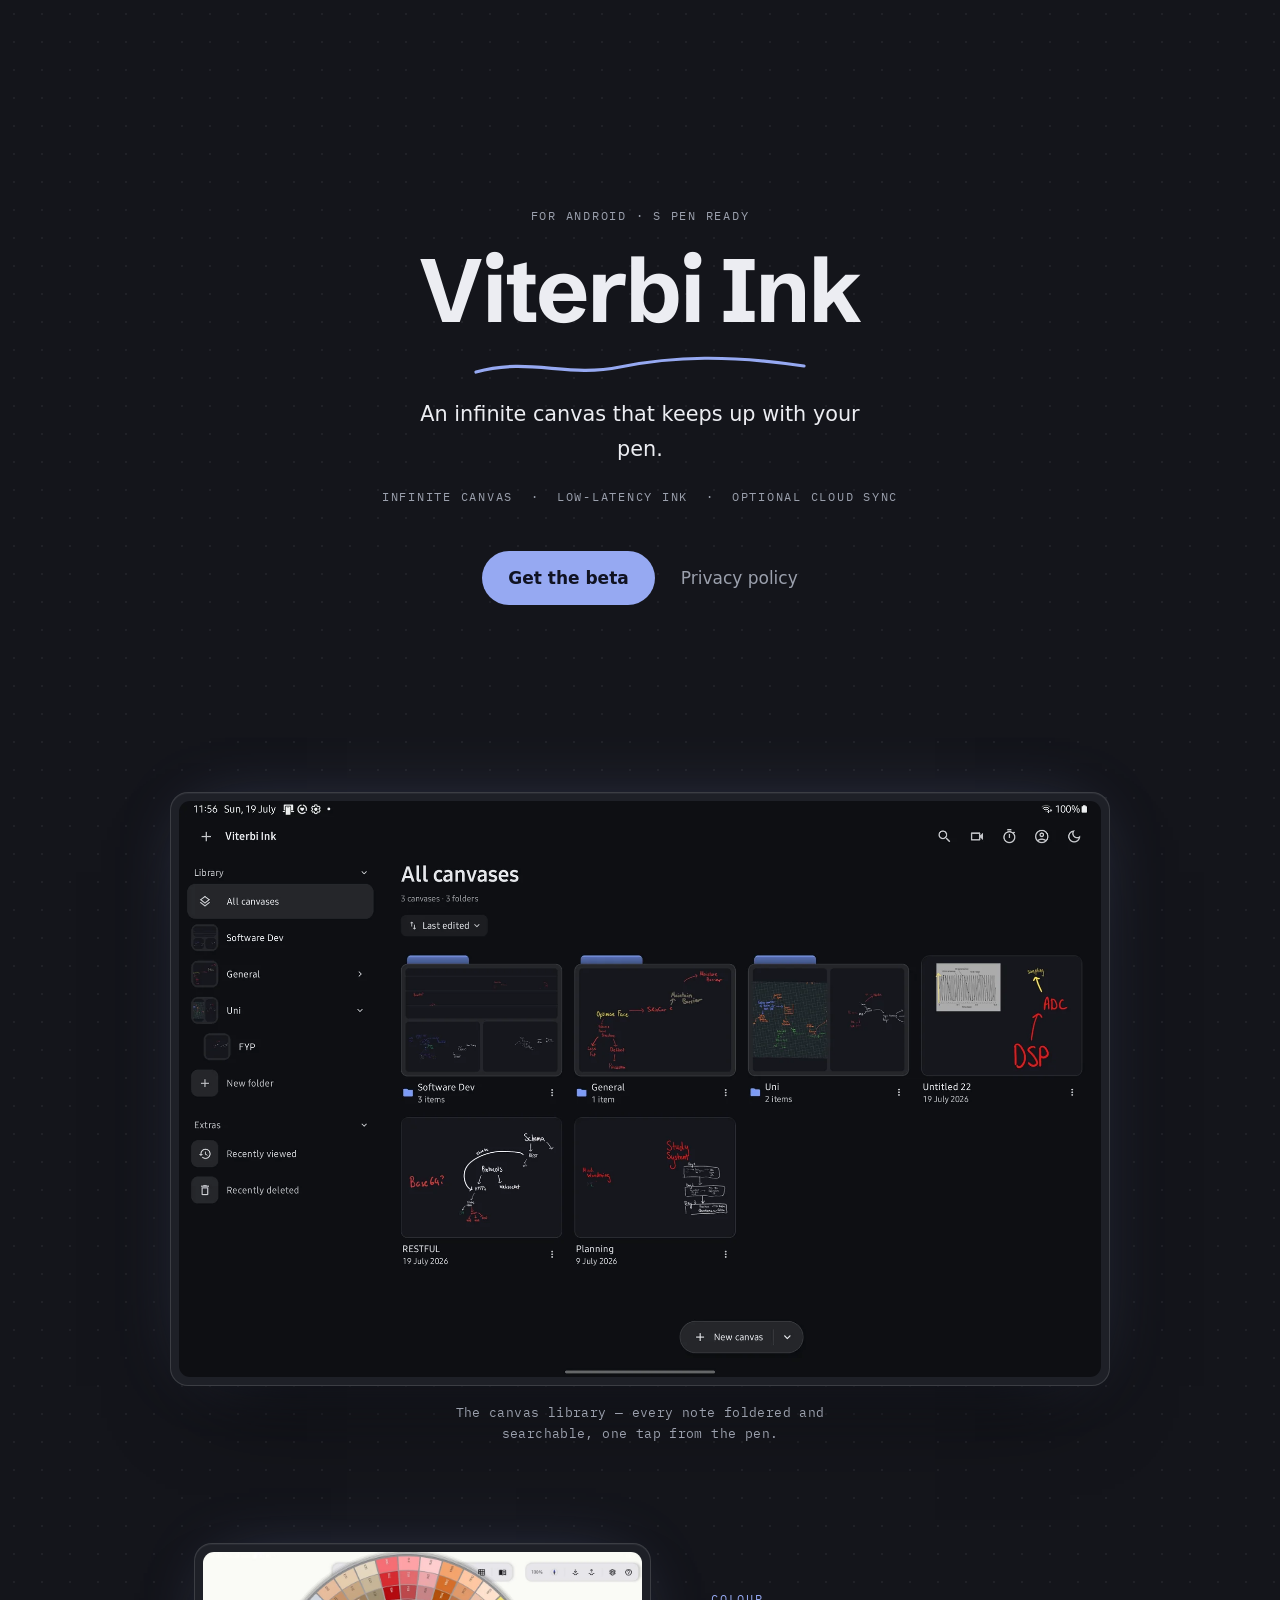
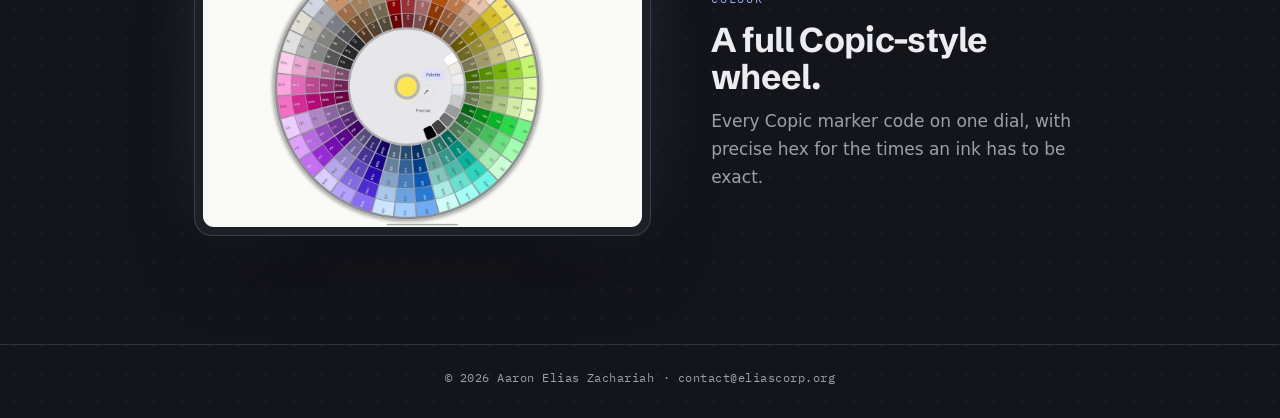
<file: public/index.html>
<!doctype html>
<html lang="en">
<head>
  <meta charset="utf-8">
  <meta name="viewport" content="width=device-width, initial-scale=1">
  <title>Viterbi Ink — an infinite canvas that keeps up with your pen</title>
  <meta name="description" content="Viterbi Ink is a local-first stylus note-taking app for Android. Infinite canvas, low-latency ink, and optional cloud sync across your devices.">
  <link rel="preconnect" href="https://fonts.googleapis.com">
  <link rel="preconnect" href="https://fonts.gstatic.com" crossorigin>
  <link href="https://fonts.googleapis.com/css2?family=Schibsted+Grotesk:wght@700&family=IBM+Plex+Mono:wght@400&display=swap" rel="stylesheet">
  <link rel="stylesheet" href="style.css">
  <link rel="icon" href="data:image/svg+xml,%3Csvg xmlns='http://www.w3.org/2000/svg' viewBox='0 0 32 32'%3E%3Crect width='32' height='32' rx='7' fill='%2314151b'/%3E%3Cpath d='M7 22 Q 12 8 16 16 T 25 10' fill='none' stroke='%2396a9f2' stroke-width='2.6' stroke-linecap='round'/%3E%3C/svg%3E">
</head>
<body>
  <main>
    <section class="hero">
      <span class="mono">For Android · S Pen ready</span>
      <h1 class="display">Viterbi Ink</h1>
      <svg class="flourish" viewBox="0 0 340 26" aria-hidden="true">
        <path pathLength="1" d="M6 19 C 60 4, 96 25, 150 14 S 260 2, 334 13" />
      </svg>
      <p class="tagline">An infinite canvas that keeps up with your pen.</p>
      <span class="mono facts">infinite canvas &nbsp;·&nbsp; low-latency ink &nbsp;·&nbsp; optional cloud sync</span>
      <div class="actions">
        <a class="pill" href="https://play.google.com/store/apps/details?id=com.viterbi">Get the beta</a>
        <a class="quiet" href="privacy">Privacy policy</a>
      </div>
    </section>

    <section class="showcase">
      <figure class="device">
        <img src="media/library.webp" width="1800" height="1125" decoding="async"
             alt="The Viterbi Ink canvas library on a tablet: folders of handwritten canvases and notes on a dark canvas.">
      </figure>
      <span class="cap">The canvas library — every note foldered and searchable, one tap from the pen.</span>
    </section>

    <section class="split">
      <figure class="device">
        <img src="media/palette.webp" width="1200" height="750" loading="lazy" decoding="async"
             alt="Viterbi Ink's Copic-style colour wheel, with Palette and Precise modes.">
      </figure>
      <div class="split-copy">
        <span class="mono">Colour</span>
        <h2 class="display">A full Copic-style wheel.</h2>
        <p>Every Copic marker code on one dial, with precise hex for the times an ink has to be exact.</p>
      </div>
    </section>
  </main>
  <footer>
    <span class="mono">© 2026 Aaron Elias Zachariah</span>
    <span class="mono">·</span>
    <a class="mono" href="mailto:contact@eliascorp.org">contact@eliascorp.org</a>
  </footer>
</body>
</html>
</file>
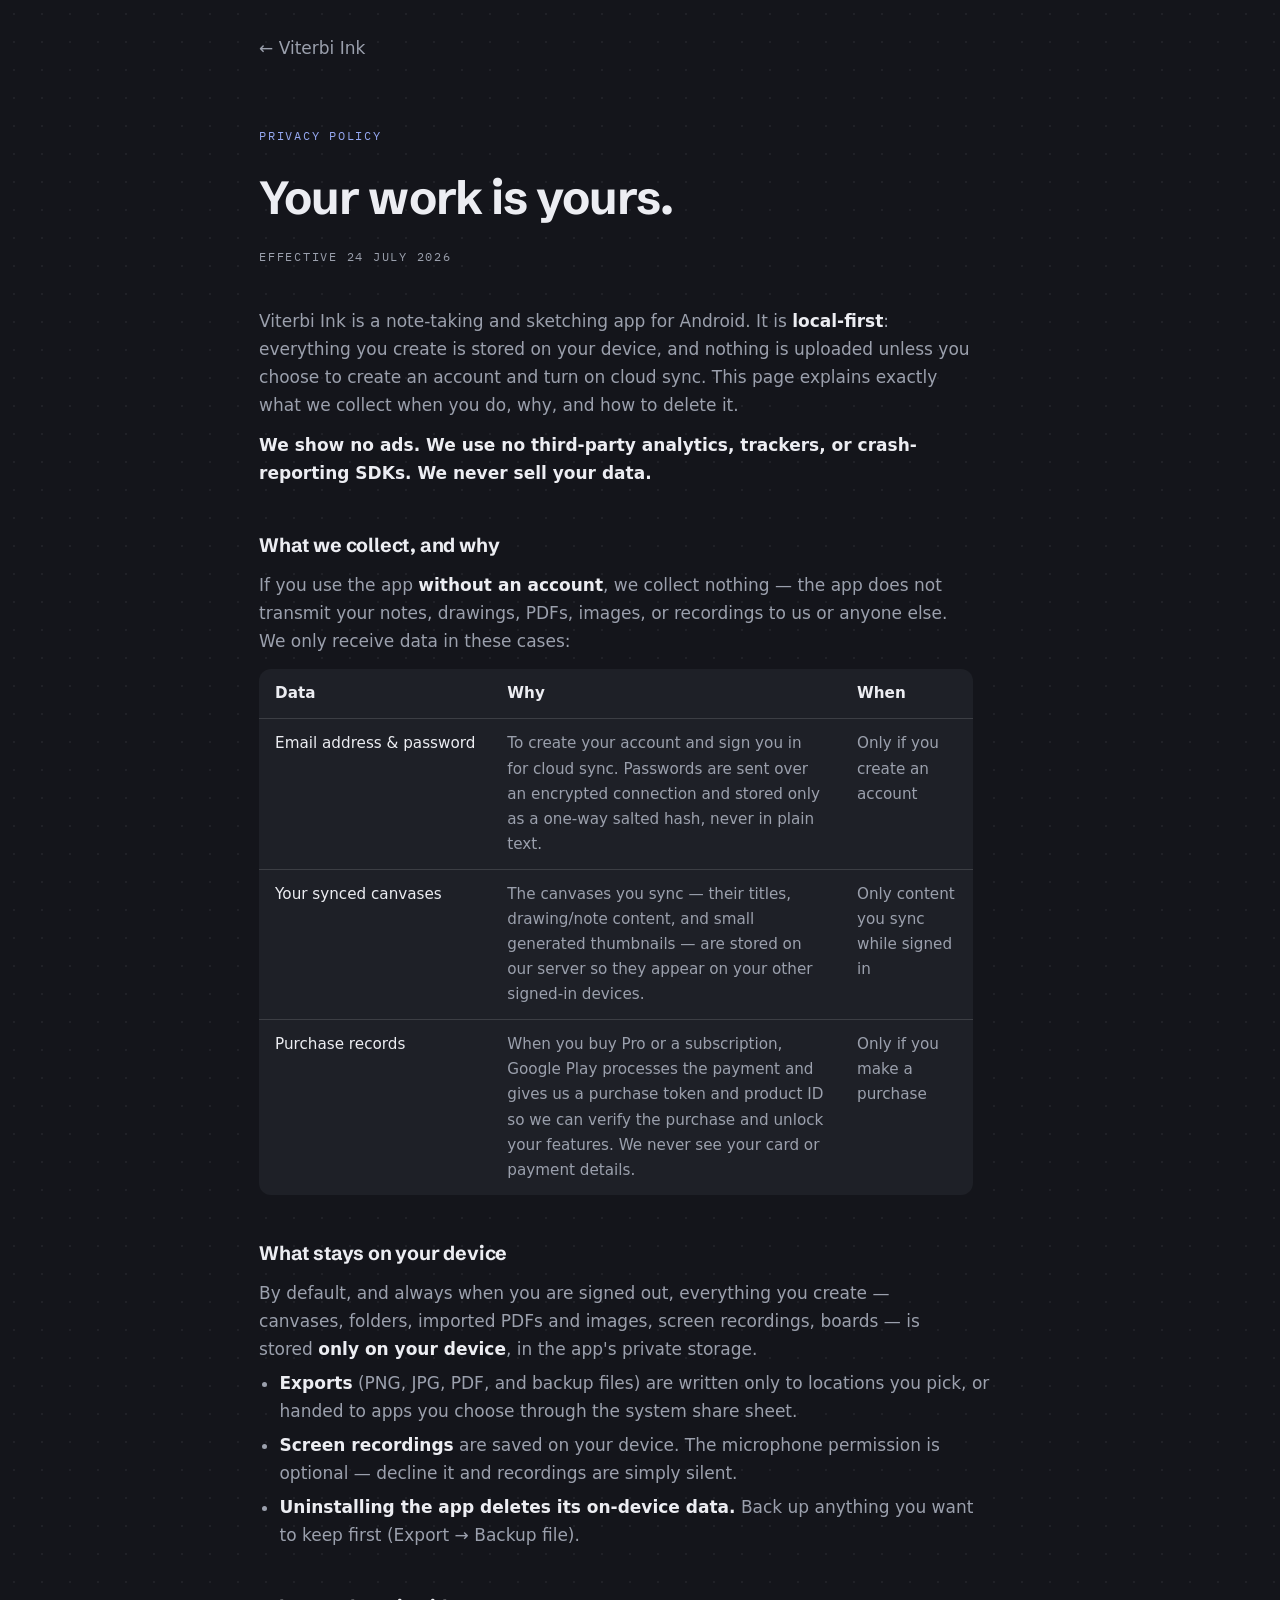
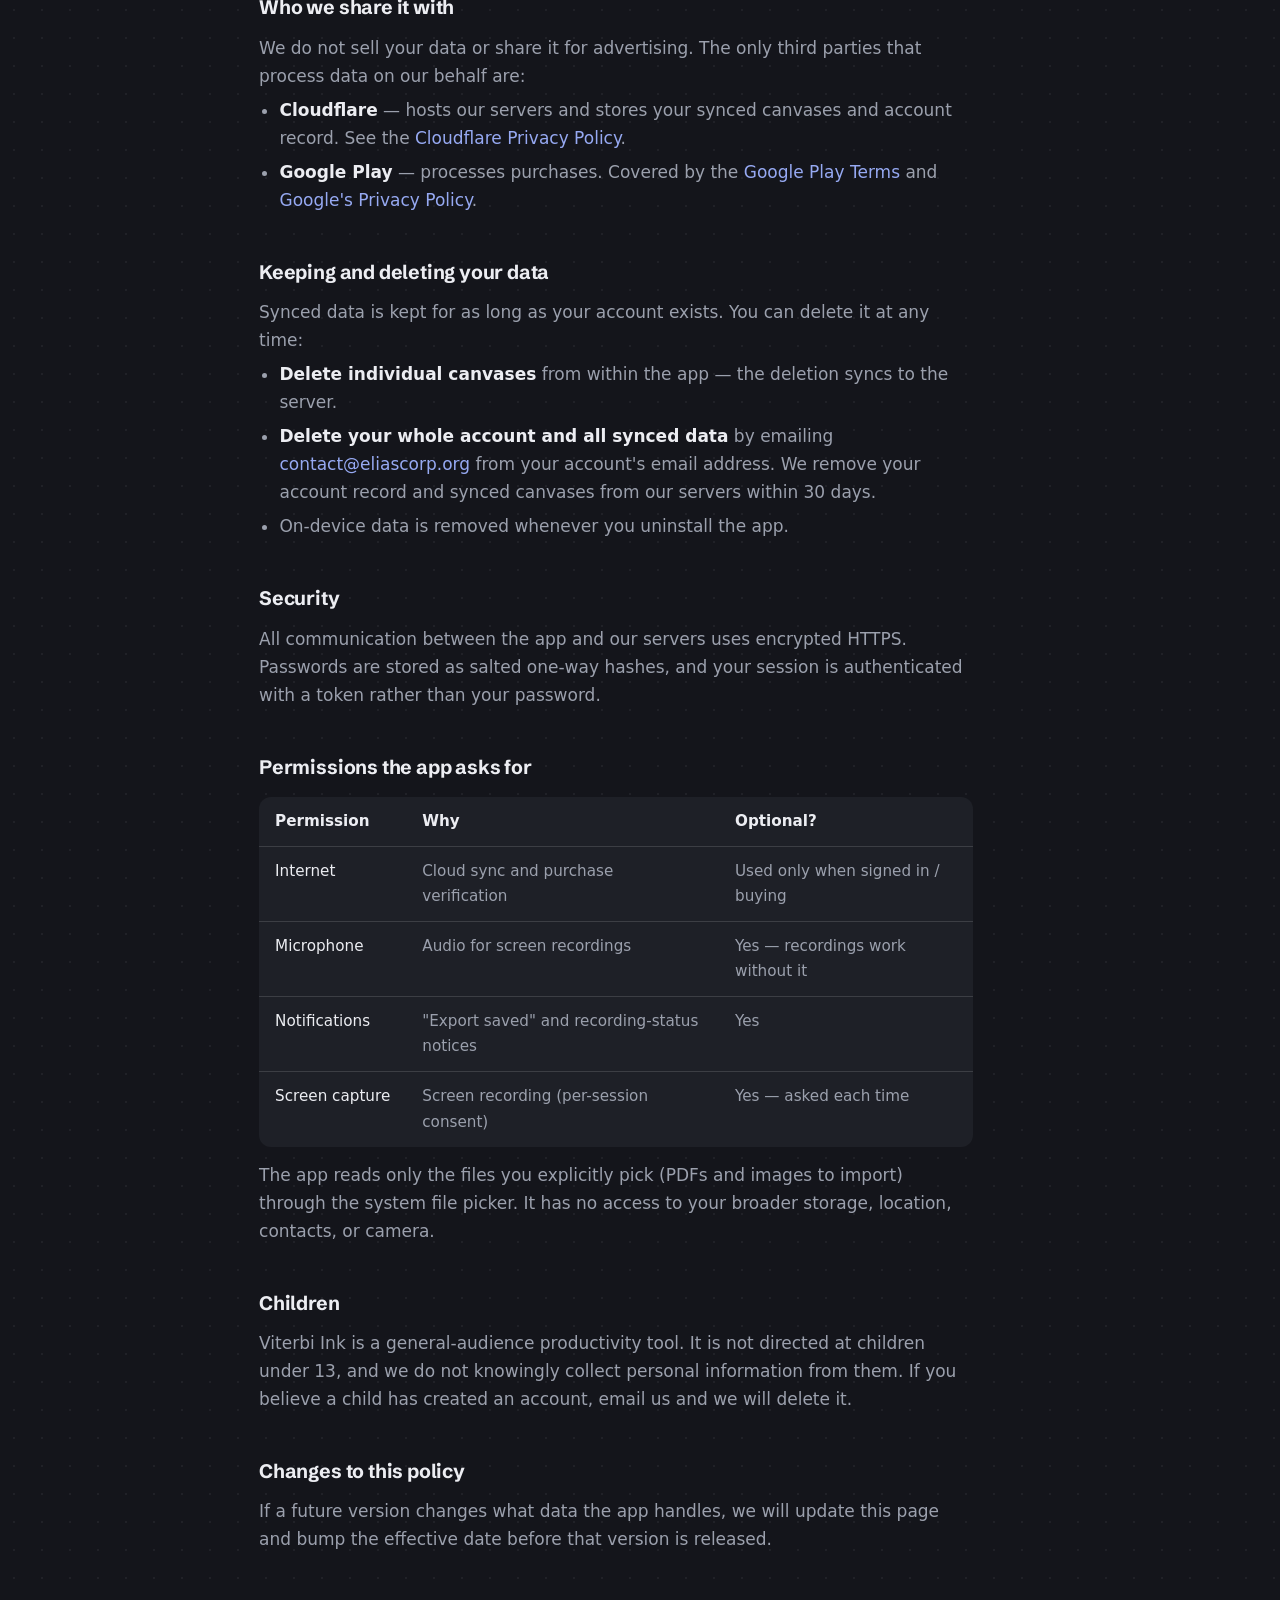
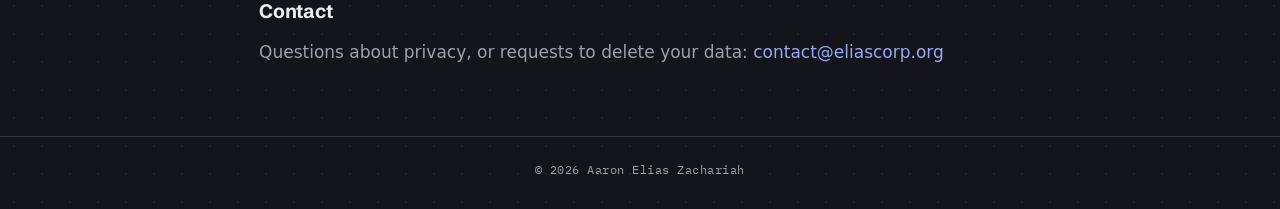
<file: public/privacy.html>
<!doctype html>
<html lang="en">
<head>
  <meta charset="utf-8">
  <meta name="viewport" content="width=device-width, initial-scale=1">
  <title>Privacy policy — Viterbi Ink</title>
  <meta name="description" content="What Viterbi Ink collects, why, and how to delete it. Local-first, with optional cloud sync.">
  <link rel="preconnect" href="https://fonts.googleapis.com">
  <link rel="preconnect" href="https://fonts.gstatic.com" crossorigin>
  <link href="https://fonts.googleapis.com/css2?family=Schibsted+Grotesk:wght@700&family=IBM+Plex+Mono:wght@400&display=swap" rel="stylesheet">
  <link rel="stylesheet" href="style.css">
  <link rel="icon" href="data:image/svg+xml,%3Csvg xmlns='http://www.w3.org/2000/svg' viewBox='0 0 32 32'%3E%3Crect width='32' height='32' rx='7' fill='%2314151b'/%3E%3Cpath d='M7 22 Q 12 8 16 16 T 25 10' fill='none' stroke='%2396a9f2' stroke-width='2.6' stroke-linecap='round'/%3E%3C/svg%3E">
</head>
<body>
  <main class="page">
    <nav class="topnav"><a href="index.html">← Viterbi Ink</a></nav>

    <span class="mono eyebrow">Privacy policy</span>
    <h1 class="display">Your work is yours.</h1>
    <span class="mono date">Effective 24 July 2026</span>

    <p>Viterbi Ink is a note-taking and sketching app for Android. It is <strong>local-first</strong>:
    everything you create is stored on your device, and nothing is uploaded unless you choose to
    create an account and turn on cloud sync. This page explains exactly what we collect when you
    do, why, and how to delete it.</p>

    <p><strong>We show no ads. We use no third-party analytics, trackers, or crash-reporting SDKs.
    We never sell your data.</strong></p>

    <h2>What we collect, and why</h2>
    <p>If you use the app <strong>without an account</strong>, we collect nothing — the app does not
    transmit your notes, drawings, PDFs, images, or recordings to us or anyone else. We only receive
    data in these cases:</p>
    <table class="perm">
      <tr><th>Data</th><th>Why</th><th>When</th></tr>
      <tr>
        <td>Email address &amp; password</td>
        <td>To create your account and sign you in for cloud sync. Passwords are sent over an
        encrypted connection and stored only as a one-way salted hash, never in plain text.</td>
        <td>Only if you create an account</td>
      </tr>
      <tr>
        <td>Your synced canvases</td>
        <td>The canvases you sync — their titles, drawing/note content, and small generated
        thumbnails — are stored on our server so they appear on your other signed-in devices.</td>
        <td>Only content you sync while signed in</td>
      </tr>
      <tr>
        <td>Purchase records</td>
        <td>When you buy Pro or a subscription, Google Play processes the payment and gives us a
        purchase token and product ID so we can verify the purchase and unlock your features.
        We never see your card or payment details.</td>
        <td>Only if you make a purchase</td>
      </tr>
    </table>

    <h2>What stays on your device</h2>
    <p>By default, and always when you are signed out, everything you create — canvases, folders,
    imported PDFs and images, screen recordings, boards — is stored <strong>only on your device</strong>,
    in the app's private storage.</p>
    <ul>
      <li><strong>Exports</strong> (PNG, JPG, PDF, and backup files) are written only to locations
      you pick, or handed to apps you choose through the system share sheet.</li>
      <li><strong>Screen recordings</strong> are saved on your device. The microphone permission is
      optional — decline it and recordings are simply silent.</li>
      <li><strong>Uninstalling the app deletes its on-device data.</strong> Back up anything you want
      to keep first (Export → Backup file).</li>
    </ul>

    <h2>Who we share it with</h2>
    <p>We do not sell your data or share it for advertising. The only third parties that process
    data on our behalf are:</p>
    <ul>
      <li><strong>Cloudflare</strong> — hosts our servers and stores your synced canvases and account
      record. See the <a href="https://www.cloudflare.com/privacypolicy/">Cloudflare Privacy Policy</a>.</li>
      <li><strong>Google Play</strong> — processes purchases. Covered by the
      <a href="https://play.google.com/about/play-terms/">Google Play Terms</a> and
      <a href="https://policies.google.com/privacy">Google's Privacy Policy</a>.</li>
    </ul>

    <h2>Keeping and deleting your data</h2>
    <p>Synced data is kept for as long as your account exists. You can delete it at any time:</p>
    <ul>
      <li><strong>Delete individual canvases</strong> from within the app — the deletion syncs to the
      server.</li>
      <li><strong>Delete your whole account and all synced data</strong> by emailing
      <a href="mailto:contact@eliascorp.org">contact@eliascorp.org</a> from your account's email
      address. We remove your account record and synced canvases from our servers within 30 days.</li>
      <li>On-device data is removed whenever you uninstall the app.</li>
    </ul>

    <h2>Security</h2>
    <p>All communication between the app and our servers uses encrypted HTTPS. Passwords are stored
    as salted one-way hashes, and your session is authenticated with a token rather than your
    password.</p>

    <h2>Permissions the app asks for</h2>
    <table class="perm">
      <tr><th>Permission</th><th>Why</th><th>Optional?</th></tr>
      <tr><td>Internet</td><td>Cloud sync and purchase verification</td><td>Used only when signed in / buying</td></tr>
      <tr><td>Microphone</td><td>Audio for screen recordings</td><td>Yes — recordings work without it</td></tr>
      <tr><td>Notifications</td><td>"Export saved" and recording-status notices</td><td>Yes</td></tr>
      <tr><td>Screen capture</td><td>Screen recording (per-session consent)</td><td>Yes — asked each time</td></tr>
    </table>
    <p style="margin-top:14px">The app reads only the files you explicitly pick (PDFs and images to
    import) through the system file picker. It has no access to your broader storage, location,
    contacts, or camera.</p>

    <h2>Children</h2>
    <p>Viterbi Ink is a general-audience productivity tool. It is not directed at children under 13,
    and we do not knowingly collect personal information from them. If you believe a child has created
    an account, email us and we will delete it.</p>

    <h2>Changes to this policy</h2>
    <p>If a future version changes what data the app handles, we will update this page and bump the
    effective date before that version is released.</p>

    <h2>Contact</h2>
    <p>Questions about privacy, or requests to delete your data:
    <a href="mailto:contact@eliascorp.org">contact@eliascorp.org</a></p>
  </main>
  <footer>
    <span class="mono">© 2026 Aaron Elias Zachariah</span>
  </footer>
</body>
</html>
</file>
<file: public/style.css>
/* Viterbi Ink — site tokens. The palette IS the app's dark chrome:
   graphite canvas, white ink, the periwinkle selection tint. */
:root {
  --canvas: #14151b;
  --chrome: #1e2027;
  --chrome-high: #262933;
  --ink: #ecedf2;
  --ink-dim: #9ba0ad;
  --accent: #96a9f2;
  --accent-ink: #101322;
  --hairline: rgba(236, 237, 242, 0.14);
  --measure: 66ch;
}

* { box-sizing: border-box; margin: 0; padding: 0; }

html { -webkit-text-size-adjust: 100%; }

body {
  background-color: var(--canvas);
  /* The app's canvas dot grid, faint — the page is a piece of the canvas. */
  background-image: radial-gradient(rgba(236, 237, 242, 0.055) 1px, transparent 1.5px);
  background-size: 28px 28px;
  color: var(--ink);
  font-family: system-ui, -apple-system, "Segoe UI", Roboto, sans-serif;
  font-size: 17px;
  line-height: 1.65;
  min-height: 100vh;
  display: flex;
  flex-direction: column;
}

.display {
  font-family: "Schibsted Grotesk", system-ui, sans-serif;
  font-weight: 700;
  letter-spacing: -0.02em;
}

.mono {
  font-family: "IBM Plex Mono", ui-monospace, "Cascadia Mono", monospace;
  font-size: 0.78rem;
  letter-spacing: 0.14em;
  text-transform: uppercase;
  color: var(--ink-dim);
}

a { color: var(--accent); text-decoration: none; }
a:hover { text-decoration: underline; text-underline-offset: 3px; }
:focus-visible { outline: 2px solid var(--accent); outline-offset: 3px; border-radius: 2px; }

/* ---------- landing ---------- */

main { flex: 1; }

.hero {
  min-height: 86vh;
  display: flex;
  flex-direction: column;
  align-items: center;
  justify-content: center;
  text-align: center;
  padding: 12vh 24px 8vh;
  gap: 18px;
}

.hero h1 {
  font-size: clamp(3rem, 9vw, 5.6rem);
  line-height: 1.02;
}

/* The signature: one ink stroke that draws itself under the wordmark. */
.flourish { width: min(340px, 62vw); height: 26px; overflow: visible; }
.flourish path {
  fill: none;
  stroke: var(--accent);
  stroke-width: 3.2;
  stroke-linecap: round;
  stroke-dasharray: 1;
  stroke-dashoffset: 1;
  animation: draw 1.05s cubic-bezier(0.6, 0, 0.2, 1) 0.25s forwards;
}
@keyframes draw { to { stroke-dashoffset: 0; } }
@media (prefers-reduced-motion: reduce) {
  .flourish path { animation: none; stroke-dashoffset: 0; }
}

.tagline { font-size: clamp(1.05rem, 2.4vw, 1.3rem); color: var(--ink); max-width: 34ch; }

.facts { margin-top: 2px; }

.actions { display: flex; align-items: center; gap: 26px; margin-top: 26px; flex-wrap: wrap; justify-content: center; }

.pill {
  display: inline-block;
  background: var(--accent);
  color: var(--accent-ink);
  font-weight: 600;
  padding: 13px 26px;
  border-radius: 999px;
}
.pill:hover { text-decoration: none; filter: brightness(1.07); }

.quiet { color: var(--ink-dim); }

/* ---------- product showcase ---------- */

.showcase {
  display: flex;
  flex-direction: column;
  align-items: center;
  gap: 16px;
  padding: 2vh 24px 11vh;
}

/* A screenshot framed as a floating device, lifted off the canvas dot grid. */
.device {
  width: min(940px, 100%);
  padding: 8px;
  background: var(--chrome);
  border: 1px solid var(--hairline);
  border-radius: 18px;
  box-shadow:
    0 1px 0 rgba(236, 237, 242, 0.05) inset,
    0 40px 90px -40px rgba(0, 0, 0, 0.85),
    0 0 70px -30px rgba(150, 169, 242, 0.4);
}
.device img { display: block; width: 100%; height: auto; border-radius: 11px; }

.cap {
  font-family: "IBM Plex Mono", ui-monospace, "Cascadia Mono", monospace;
  font-size: 0.8rem;
  letter-spacing: 0.03em;
  color: var(--ink-dim);
  text-align: center;
  max-width: 48ch;
}

/* ---------- colour detail (split) ---------- */

.split {
  width: min(940px, 100%);
  margin: 0 auto;
  padding: 0 24px 12vh;
  display: grid;
  grid-template-columns: 1fr 0.82fr;
  gap: clamp(28px, 5vw, 60px);
  align-items: center;
}
.split .device { width: 100%; }
.split-copy .mono { display: block; color: var(--accent); margin-bottom: 12px; }
.split-copy h2 {
  font-family: "Schibsted Grotesk", system-ui, sans-serif;
  font-weight: 700;
  letter-spacing: -0.02em;
  font-size: clamp(1.6rem, 3.4vw, 2.15rem);
  line-height: 1.08;
  margin-bottom: 12px;
}
.split-copy p { color: var(--ink-dim); max-width: 34ch; }

@media (max-width: 720px) {
  .split { grid-template-columns: 1fr; gap: 24px; }
  .split-copy { text-align: center; }
  .split-copy p { margin-inline: auto; }
}

/* ---------- shared footer ---------- */

footer {
  border-top: 1px solid var(--hairline);
  padding: 22px 24px 30px;
  display: flex;
  justify-content: center;
  gap: 8px;
  flex-wrap: wrap;
}
footer .mono { text-transform: none; letter-spacing: 0.04em; }

/* ---------- policy page ---------- */

.page {
  width: 100%;
  max-width: calc(var(--measure) + 96px);
  margin: 0 auto;
  padding: 34px 24px 70px;
  flex: 1;
}

.topnav { margin-bottom: 7vh; }
.topnav a { color: var(--ink-dim); }
.topnav a:hover { color: var(--ink); text-decoration: none; }

.page .eyebrow { display: block; margin-bottom: 14px; color: var(--accent); }
.page h1 { font-size: clamp(2rem, 5vw, 2.9rem); margin-bottom: 10px; }
.page .date { display: block; margin-bottom: 40px; }

.page h2 {
  font-family: "Schibsted Grotesk", system-ui, sans-serif;
  font-size: 1.22rem;
  font-weight: 700;
  letter-spacing: -0.01em;
  margin: 42px 0 10px;
}
.page p, .page li { color: var(--ink-dim); max-width: var(--measure); }
.page p strong, .page li strong { color: var(--ink); font-weight: 600; }
.page p + p { margin-top: 12px; }
.page ul { padding-left: 1.2em; }
.page li { margin: 6px 0; }

/* Permissions table — styled like the app's settings rows. */
.perm {
  width: 100%;
  max-width: var(--measure);
  margin-top: 14px;
  border-collapse: collapse;
  background: var(--chrome);
  border-radius: 12px;
  overflow: hidden;
}
.perm th, .perm td {
  text-align: left;
  padding: 12px 16px;
  border-top: 1px solid var(--hairline);
  color: var(--ink-dim);
  font-size: 0.95rem;
  vertical-align: top;
}
.perm th { color: var(--ink); font-weight: 600; border-top: none; }
.perm td:first-child { color: var(--ink); white-space: nowrap; }

@media (max-width: 480px) {
  .perm td:first-child { white-space: normal; }
  .actions { gap: 18px; }
}
</file>
